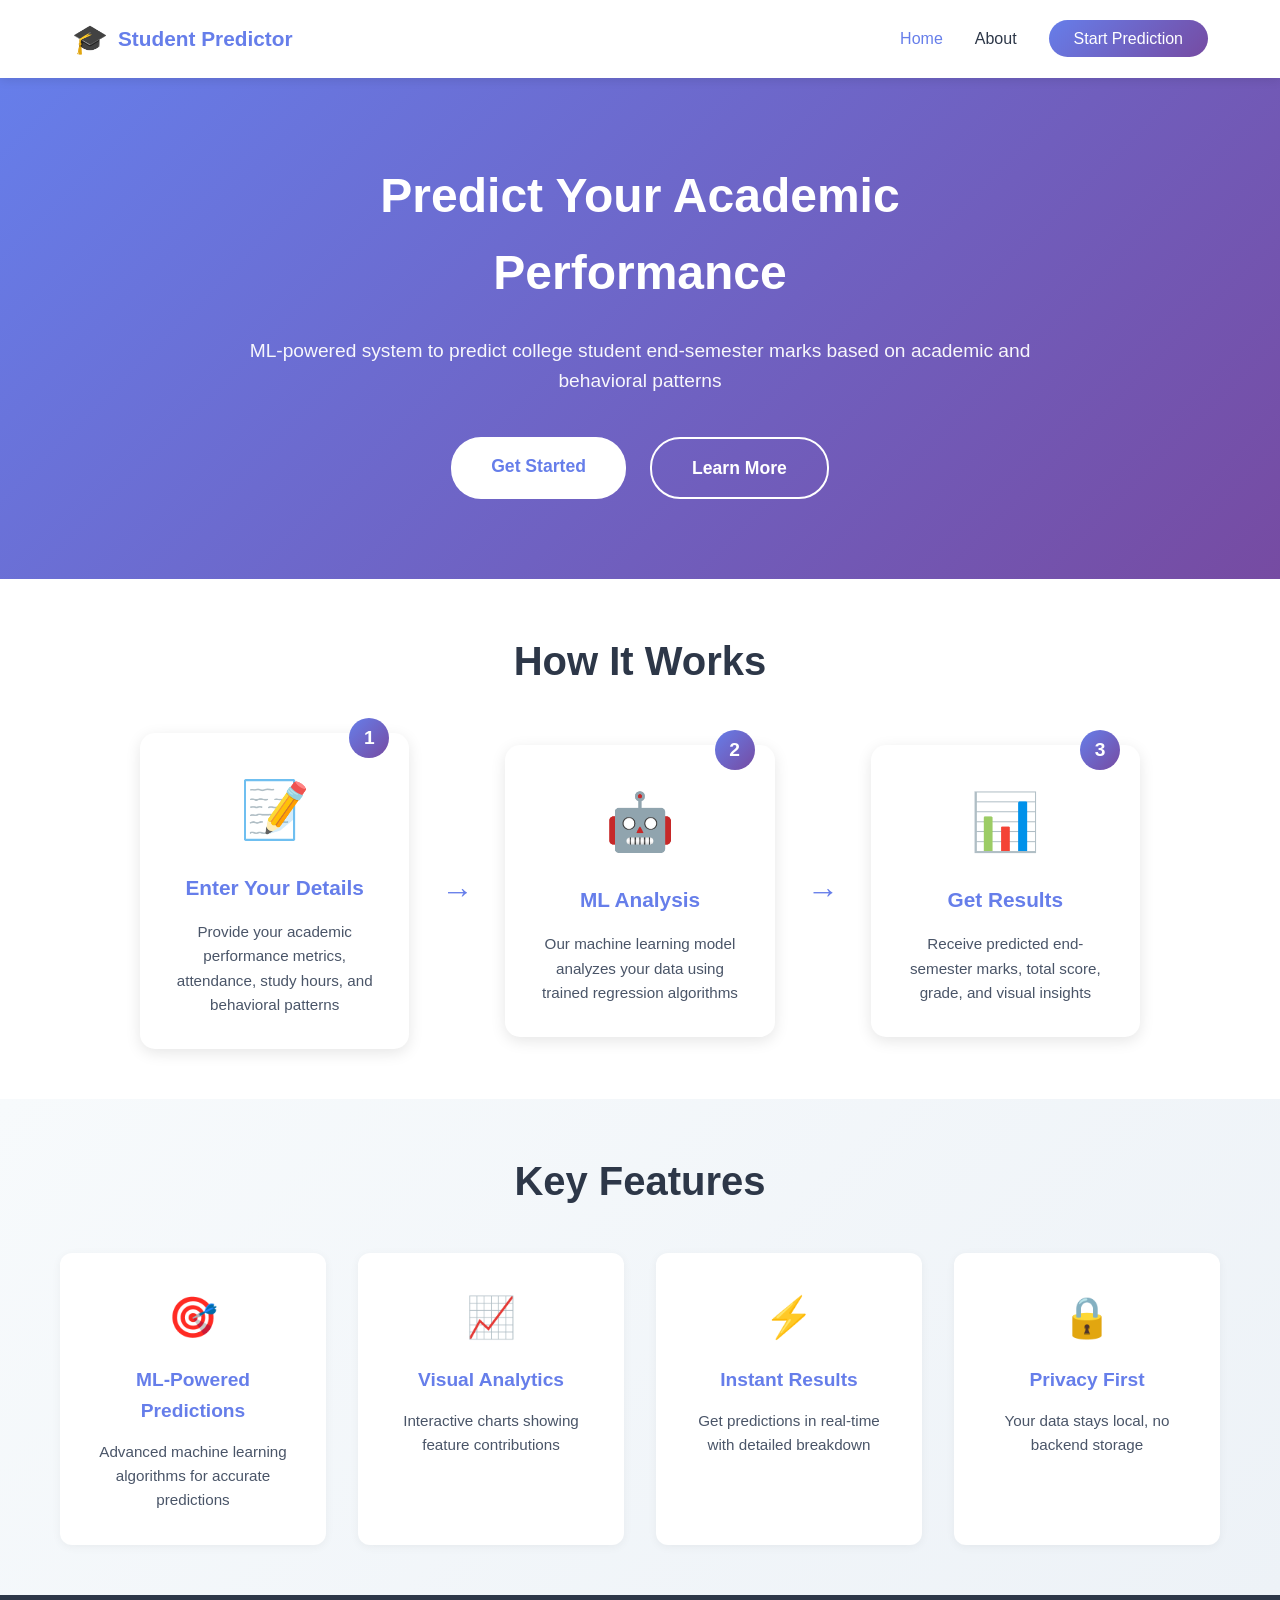
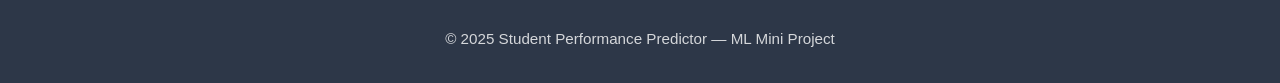
<file: html/index.html>
<!DOCTYPE html>
<html lang="en">
<head>
    <meta charset="UTF-8">
    <meta name="viewport" content="width=device-width, initial-scale=1.0">
    <title>Student Performance Predictor - Home</title>
    <link rel="stylesheet" href="../css/style_home.css">
</head>
<body>
    <nav class="navbar">
        <div class="nav-container">
            <div class="logo">
                <span class="logo-icon">🎓</span>
                <span class="logo-text">Student Predictor</span>
            </div>
            <div class="mobile-toggle" onclick="toggleMobileMenu()">
                <span></span>
                <span></span>
                <span></span>
            </div>
            <ul class="nav-links" id="navLinks">
                <li><a href="index.html" class="active">Home</a></li>
                <li><a href="about.html">About</a></li>
                <li><a href="predict.html" class="btn-nav-predict">Start Prediction</a></li>
            </ul>
        </div>
    </nav>

    <section class="hero">
        <div class="hero-content">
            <h1 class="hero-title">Predict Your Academic Performance</h1>
            <p class="hero-subtitle">
                ML-powered system to predict college student end-semester marks
                based on academic and behavioral patterns
            </p>
            <div class="hero-buttons">
                <a href="predict.html" class="btn-primary">Get Started</a>
                <a href="about.html" class="btn-secondary">Learn More</a>
            </div>
        </div>
    </section>

    <section class="how-it-works">
        <div class="container">
            <h2 class="section-title">How It Works</h2>
            <div class="steps-container">
                <div class="step-card">
                    <div class="step-number">1</div>
                    <div class="step-icon">📝</div>
                    <h3>Enter Your Details</h3>
                    <p>Provide your academic performance metrics, attendance, study hours, and behavioral patterns</p>
                </div>
                <div class="step-arrow">→</div>
                <div class="step-card">
                    <div class="step-number">2</div>
                    <div class="step-icon">🤖</div>
                    <h3>ML Analysis</h3>
                    <p>Our machine learning model analyzes your data using trained regression algorithms</p>
                </div>
                <div class="step-arrow">→</div>
                <div class="step-card">
                    <div class="step-number">3</div>
                    <div class="step-icon">📊</div>
                    <h3>Get Results</h3>
                    <p>Receive predicted end-semester marks, total score, grade, and visual insights</p>
                </div>
            </div>
        </div>
    </section>

    <section class="features">
        <div class="container">
            <h2 class="section-title">Key Features</h2>
            <div class="features-grid">
                <div class="feature-item">
                    <div class="feature-icon-small">🎯</div>
                    <h4>ML-Powered Predictions</h4>
                    <p>Advanced machine learning algorithms for accurate predictions</p>
                </div>
                <div class="feature-item">
                    <div class="feature-icon-small">📈</div>
                    <h4>Visual Analytics</h4>
                    <p>Interactive charts showing feature contributions</p>
                </div>
                <div class="feature-item">
                    <div class="feature-icon-small">⚡</div>
                    <h4>Instant Results</h4>
                    <p>Get predictions in real-time with detailed breakdown</p>
                </div>
                <div class="feature-item">
                    <div class="feature-icon-small">🔒</div>
                    <h4>Privacy First</h4>
                    <p>Your data stays local, no backend storage</p>
                </div>
            </div>
        </div>
    </section>

    <footer class="footer">
        <div class="container">
            <p>&copy; 2025 Student Performance Predictor &mdash; ML Mini Project</p>
        </div>
    </footer>

    <script src="../js/script_home.js"></script>
</body>
</html>
</file>
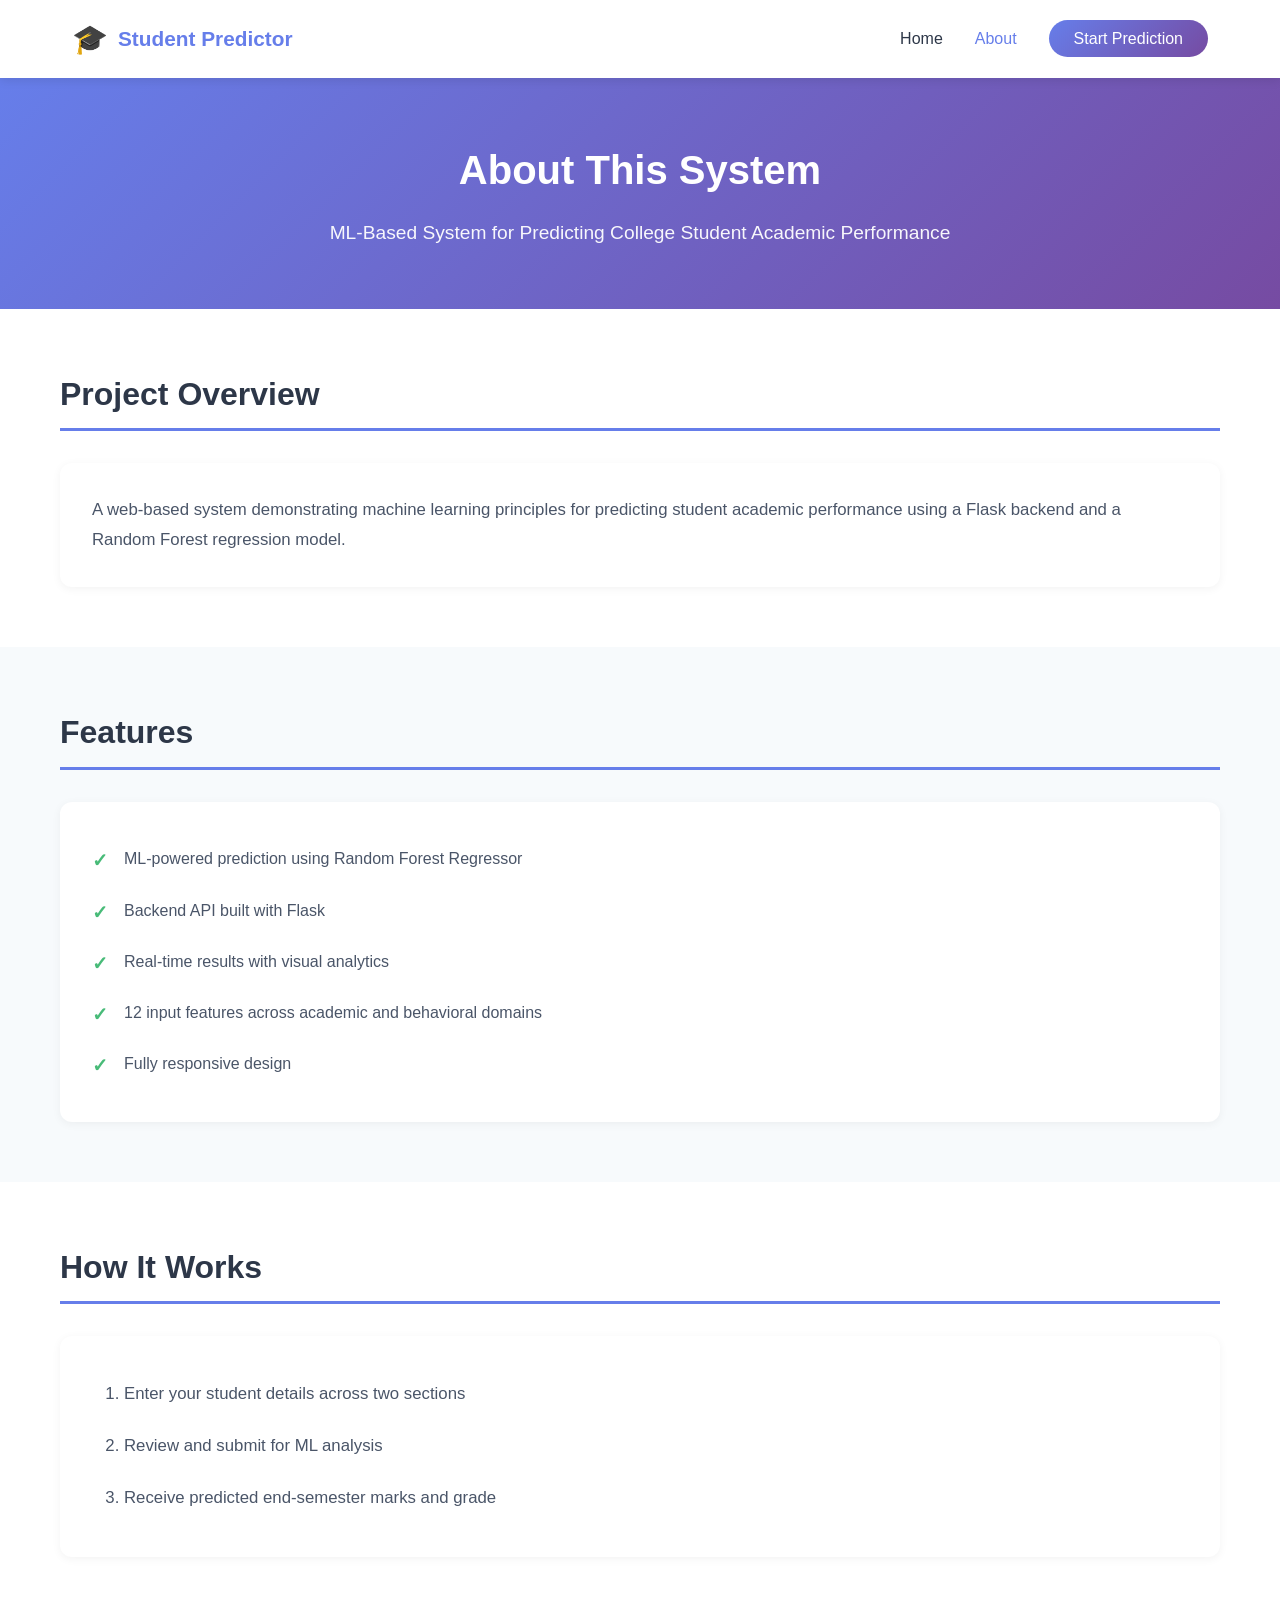
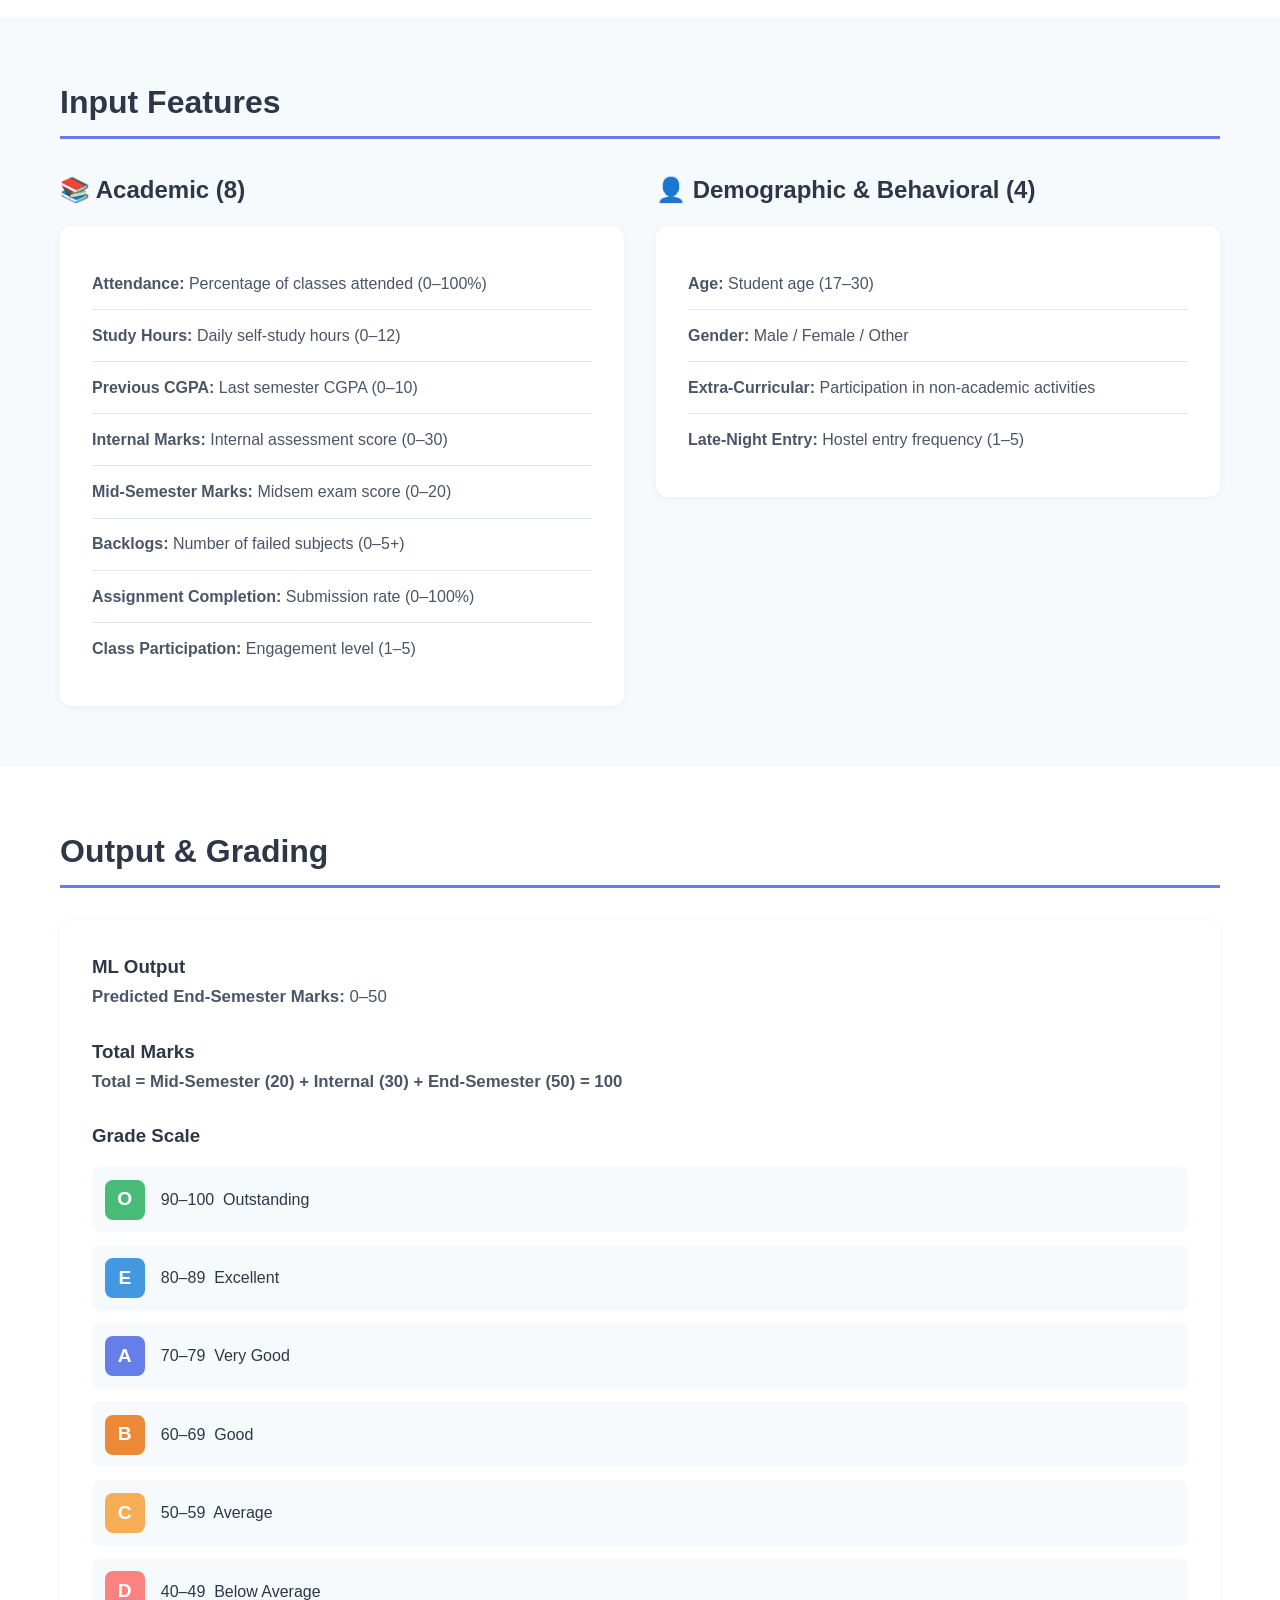
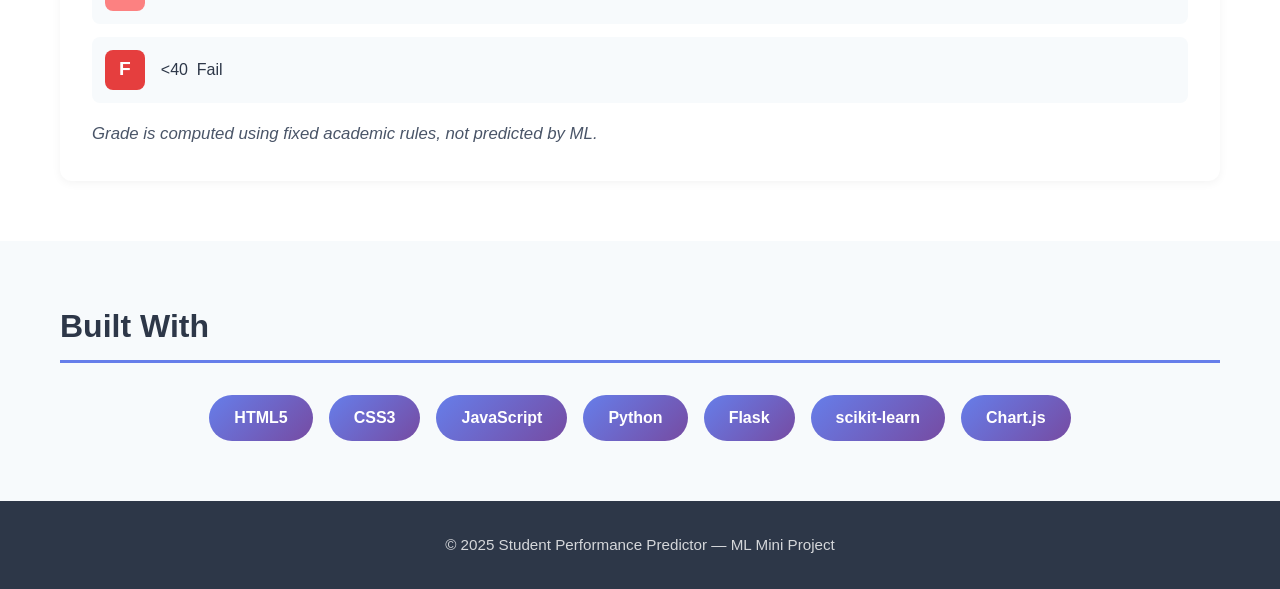
<file: html/about.html>
<!DOCTYPE html>
<html lang="en">
<head>
    <meta charset="UTF-8">
    <meta name="viewport" content="width=device-width, initial-scale=1.0">
    <title>About - Student Performance Predictor</title>
    <link rel="stylesheet" href="../css/style_home.css">
</head>
<body>
    <nav class="navbar">
        <div class="nav-container">
            <div class="logo">
                <span class="logo-icon">🎓</span>
                <span class="logo-text">Student Predictor</span>
            </div>
            <div class="mobile-toggle" onclick="toggleMobileMenu()">
                <span></span>
                <span></span>
                <span></span>
            </div>
            <ul class="nav-links" id="navLinks">
                <li><a href="index.html">Home</a></li>
                <li><a href="about.html" class="active">About</a></li>
                <li><a href="predict.html" class="btn-nav-predict">Start Prediction</a></li>
            </ul>
        </div>
    </nav>

    <section class="about-hero">
        <div class="container">
            <h1>About This System</h1>
            <p>ML-Based System for Predicting College Student Academic Performance</p>
        </div>
    </section>

    <section class="about-section">
        <div class="container">
            <h2>Project Overview</h2>
            <div class="about-card">
                <p>A web-based system demonstrating machine learning principles for predicting student
                    academic performance using a Flask backend and a Random Forest regression model.</p>
            </div>
        </div>
    </section>

    <section class="about-section">
        <div class="container">
            <h2>Features</h2>
            <div class="about-card">
                <ul class="features-list-simple">
                    <li>ML-powered prediction using Random Forest Regressor</li>
                    <li>Backend API built with Flask</li>
                    <li>Real-time results with visual analytics</li>
                    <li>12 input features across academic and behavioral domains</li>
                    <li>Fully responsive design</li>
                </ul>
            </div>
        </div>
    </section>

    <section class="about-section">
        <div class="container">
            <h2>How It Works</h2>
            <div class="about-card">
                <ol class="how-list">
                    <li>Enter your student details across two sections</li>
                    <li>Review and submit for ML analysis</li>
                    <li>Receive predicted end-semester marks and grade</li>
                </ol>
            </div>
        </div>
    </section>

    <section class="about-section">
        <div class="container">
            <h2>Input Features</h2>
            <div class="features-breakdown">
                <div class="feature-category">
                    <h3>📚 Academic (8)</h3>
                    <div class="about-card">
                        <ul>
                            <li><strong>Attendance:</strong> Percentage of classes attended (0–100%)</li>
                            <li><strong>Study Hours:</strong> Daily self-study hours (0–12)</li>
                            <li><strong>Previous CGPA:</strong> Last semester CGPA (0–10)</li>
                            <li><strong>Internal Marks:</strong> Internal assessment score (0–30)</li>
                            <li><strong>Mid-Semester Marks:</strong> Midsem exam score (0–20)</li>
                            <li><strong>Backlogs:</strong> Number of failed subjects (0–5+)</li>
                            <li><strong>Assignment Completion:</strong> Submission rate (0–100%)</li>
                            <li><strong>Class Participation:</strong> Engagement level (1–5)</li>
                        </ul>
                    </div>
                </div>
                <div class="feature-category">
                    <h3>👤 Demographic & Behavioral (4)</h3>
                    <div class="about-card">
                        <ul>
                            <li><strong>Age:</strong> Student age (17–30)</li>
                            <li><strong>Gender:</strong> Male / Female / Other</li>
                            <li><strong>Extra-Curricular:</strong> Participation in non-academic activities</li>
                            <li><strong>Late-Night Entry:</strong> Hostel entry frequency (1–5)</li>
                        </ul>
                    </div>
                </div>
            </div>
        </div>
    </section>

    <section class="about-section">
        <div class="container">
            <h2>Output & Grading</h2>
            <div class="about-card">
                <h3>ML Output</h3>
                <p><strong>Predicted End-Semester Marks:</strong> 0–50</p>

                <h3 style="margin-top: 1.5rem;">Total Marks</h3>
                <p><strong>Total = Mid-Semester (20) + Internal (30) + End-Semester (50) = 100</strong></p>

                <h3 style="margin-top: 1.5rem;">Grade Scale</h3>
                <div class="grade-table">
                    <div class="grade-row"><span class="grade-badge-small grade-O">O</span> 90–100 &nbsp;Outstanding</div>
                    <div class="grade-row"><span class="grade-badge-small grade-E">E</span> 80–89 &nbsp;Excellent</div>
                    <div class="grade-row"><span class="grade-badge-small grade-A">A</span> 70–79 &nbsp;Very Good</div>
                    <div class="grade-row"><span class="grade-badge-small grade-B">B</span> 60–69 &nbsp;Good</div>
                    <div class="grade-row"><span class="grade-badge-small grade-C">C</span> 50–59 &nbsp;Average</div>
                    <div class="grade-row"><span class="grade-badge-small grade-D">D</span> 40–49 &nbsp;Below Average</div>
                    <div class="grade-row"><span class="grade-badge-small grade-F">F</span> &lt;40 &nbsp;Fail</div>
                </div>
                <p style="margin-top: 1rem;"><em>Grade is computed using fixed academic rules, not predicted by ML.</em></p>
            </div>
        </div>
    </section>

    <section class="about-section">
        <div class="container">
            <h2>Built With</h2>
            <div class="tech-badges">
                <span class="tech-badge-new">HTML5</span>
                <span class="tech-badge-new">CSS3</span>
                <span class="tech-badge-new">JavaScript</span>
                <span class="tech-badge-new">Python</span>
                <span class="tech-badge-new">Flask</span>
                <span class="tech-badge-new">scikit-learn</span>
                <span class="tech-badge-new">Chart.js</span>
            </div>
        </div>
    </section>

    <footer class="footer">
        <div class="container">
            <p>&copy; 2025 Student Performance Predictor &mdash; ML Mini Project</p>
        </div>
    </footer>

    <script src="../js/script_home.js"></script>
</body>
</html>
</file>
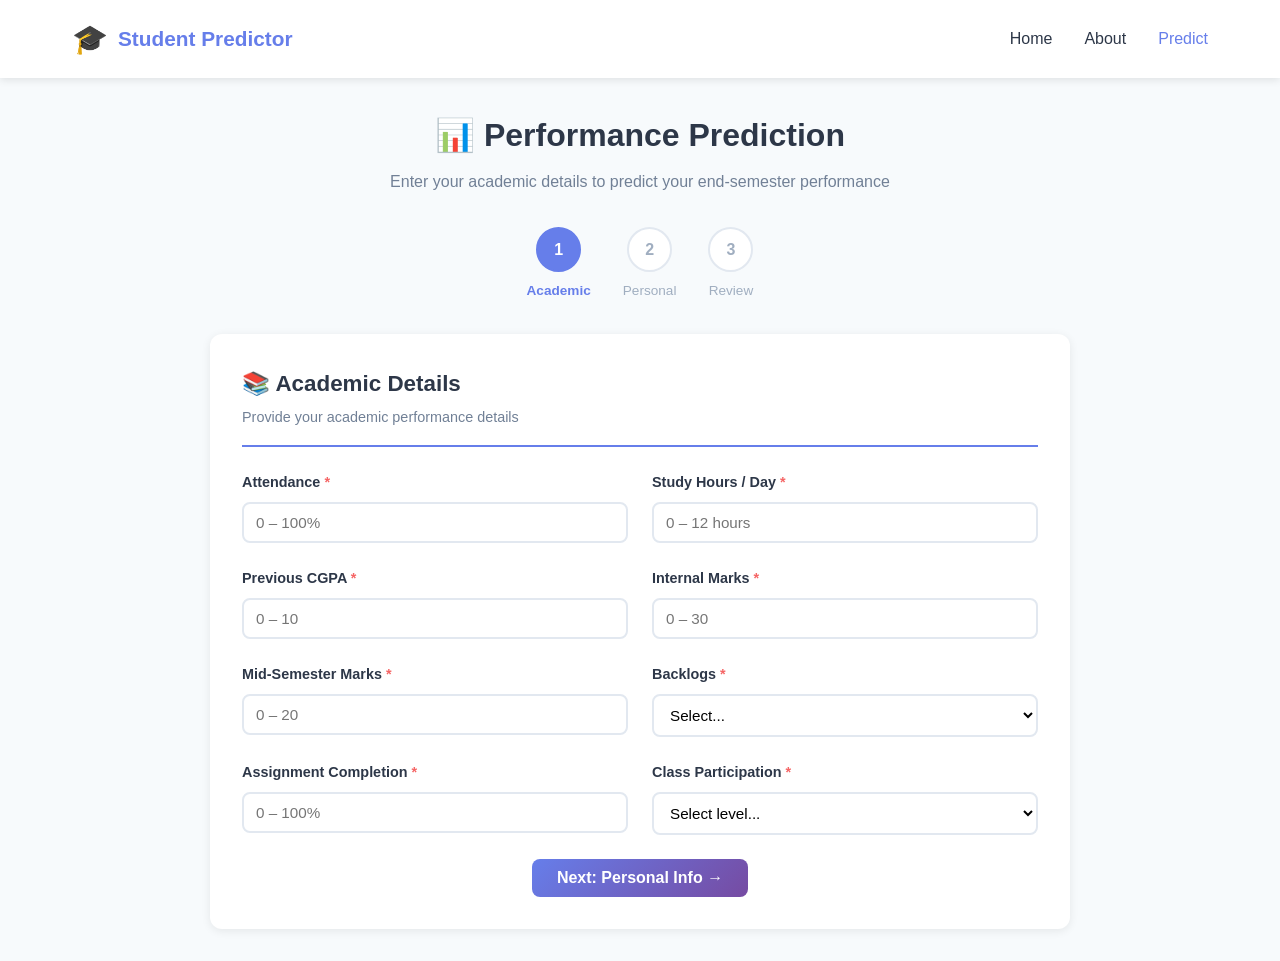
<file: html/predict.html>
<!DOCTYPE html>
<html lang="en">
<head>
    <meta charset="UTF-8">
    <meta name="viewport" content="width=device-width, initial-scale=1.0">
    <title>Predict - Student Performance Predictor</title>
    <link rel="stylesheet" href="../css/style_predict.css">
</head>
<body>
    <nav class="navbar">
        <div class="nav-container">
            <div class="logo">
                <span class="logo-icon">🎓</span>
                <span class="logo-text">Student Predictor</span>
            </div>
            <div class="mobile-toggle" onclick="toggleMobileMenu()">
                <span></span>
                <span></span>
                <span></span>
            </div>
            <ul class="nav-links" id="navLinks">
                <li><a href="index.html">Home</a></li>
                <li><a href="about.html">About</a></li>
                <li><a href="predict.html" class="active">Predict</a></li>
            </ul>
        </div>
    </nav>

    <div class="container">
        <div class="page-header">
            <h1>📊 Performance Prediction</h1>
            <p>Enter your academic details to predict your end-semester performance</p>
        </div>

        <div class="progress-steps">
            <div class="step active" data-step="1">
                <div class="step-number">1</div>
                <div class="step-label">Academic</div>
            </div>
            <div class="step" data-step="2">
                <div class="step-number">2</div>
                <div class="step-label">Personal</div>
            </div>
            <div class="step" data-step="3">
                <div class="step-number">3</div>
                <div class="step-label">Review</div>
            </div>
        </div>

        <form id="predictionForm">
            <div class="form-section active" id="section1">
                <div class="section-header">
                    <h2>📚 Academic Details</h2>
                    <p>Provide your academic performance details</p>
                </div>
                <div class="form-grid">
                    <div class="form-group">
                        <label for="attendance">Attendance <span class="required">*</span></label>
                        <input type="number" id="attendance" name="attendance"
                               min="0" max="100" step="0.01" required placeholder="0 – 100%">
                    </div>
                    <div class="form-group">
                        <label for="study_hours">Study Hours / Day <span class="required">*</span></label>
                        <input type="number" id="study_hours" name="study_hours"
                               min="0" max="12" step="0.1" required placeholder="0 – 12 hours">
                    </div>
                    <div class="form-group">
                        <label for="previous_cgpa">Previous CGPA <span class="required">*</span></label>
                        <input type="number" id="previous_cgpa" name="previous_cgpa"
                               min="0" max="10" step="0.01" required placeholder="0 – 10">
                    </div>
                    <div class="form-group">
                        <label for="internal_marks">Internal Marks <span class="required">*</span></label>
                        <input type="number" id="internal_marks" name="internal_marks"
                               min="0" max="30" step="0.1" required placeholder="0 – 30">
                    </div>
                    <div class="form-group">
                        <label for="midsem_marks">Mid-Semester Marks <span class="required">*</span></label>
                        <input type="number" id="midsem_marks" name="midsem_marks"
                               min="0" max="20" step="0.1" required placeholder="0 – 20">
                    </div>
                    <div class="form-group">
                        <label for="backlogs">Backlogs <span class="required">*</span></label>
                        <select id="backlogs" name="backlogs" required>
                            <option value="">Select...</option>
                            <option value="0">0 – None</option>
                            <option value="1">1</option>
                            <option value="2">2</option>
                            <option value="3">3</option>
                            <option value="4">4</option>
                            <option value="5">5+</option>
                        </select>
                    </div>
                    <div class="form-group">
                        <label for="assignment_completion">Assignment Completion <span class="required">*</span></label>
                        <input type="number" id="assignment_completion" name="assignment_completion"
                               min="0" max="100" step="0.1" required placeholder="0 – 100%">
                    </div>
                    <div class="form-group">
                        <label for="class_participation">Class Participation <span class="required">*</span></label>
                        <select id="class_participation" name="class_participation" required>
                            <option value="">Select level...</option>
                            <option value="1">1 – Very Low</option>
                            <option value="2">2 – Low</option>
                            <option value="3">3 – Medium</option>
                            <option value="4">4 – High</option>
                            <option value="5">5 – Excellent</option>
                        </select>
                    </div>
                </div>
                <div class="section-buttons">
                    <button type="button" class="btn-next" onclick="nextSection(2)">Next: Personal Info →</button>
                </div>
            </div>

            <div class="form-section" id="section2">
                <div class="section-header">
                    <h2>👤 Personal & Behavioral Details</h2>
                    <p>Provide demographic and behavioral details</p>
                </div>
                <div class="form-grid">
                    <div class="form-group">
                        <label for="age">Age <span class="required">*</span></label>
                        <input type="number" id="age" name="age"
                               min="17" max="30" required placeholder="17 – 30">
                    </div>
                    <div class="form-group">
                        <label for="sex">Gender <span class="required">*</span></label>
                        <select id="sex" name="sex" required>
                            <option value="">Select...</option>
                            <option value="Male">Male</option>
                            <option value="Female">Female</option>
                            <option value="Other">Other</option>
                        </select>
                    </div>
                    <div class="form-group">
                        <label for="extra_curricular">Extra-Curricular Activities <span class="required">*</span></label>
                        <select id="extra_curricular" name="extra_curricular" required>
                            <option value="">Select...</option>
                            <option value="Yes">Yes – Active participant</option>
                            <option value="No">No – Not involved</option>
                        </select>
                    </div>
                    <div class="form-group">
                        <label for="late_night_entry">Late-Night Hostel Entry <span class="required">*</span></label>
                        <select id="late_night_entry" name="late_night_entry" required>
                            <option value="">Select frequency...</option>
                            <option value="1">1 – Never</option>
                            <option value="2">2 – Rarely</option>
                            <option value="3">3 – Sometimes</option>
                            <option value="4">4 – Often</option>
                            <option value="5">5 – Very Frequent</option>
                        </select>
                    </div>
                </div>
                <div class="section-buttons">
                    <button type="button" class="btn-prev" onclick="prevSection(1)">← Previous</button>
                    <button type="button" class="btn-next" onclick="nextSection(3)">Next: Review →</button>
                </div>
            </div>

            <div class="form-section" id="section3">
                <div class="section-header">
                    <h2>✅ Review Your Information</h2>
                    <p>Verify all details before submitting</p>
                </div>
                <div class="review-container" id="reviewData"></div>
                <div class="section-buttons">
                    <button type="button" class="btn-prev" onclick="prevSection(2)">← Previous</button>
                    <button type="submit" class="btn-predict">🔮 Predict Performance</button>
                </div>
            </div>
        </form>

        <div class="loading" id="loading">
            <div class="spinner"></div>
            <p>Analyzing your data...</p>
        </div>
    </div>

    <script src="../js/script_predict.js"></script>
    <script>
        function toggleMobileMenu() {
            document.getElementById('navLinks').classList.toggle('active');
        }
    </script>
</body>
</html>
</file>
<file: css/style_home.css>
* {
    margin: 0;
    padding: 0;
    box-sizing: border-box;
}

:root {
    --primary: #667eea;
    --primary-dark: #5a67d8;
    --secondary: #764ba2;
    --success: #48bb78;
    --dark: #2d3748;
    --border: #e2e8f0;
    --text-gray: #4a5568;
}

body {
    font-family: 'Segoe UI', Tahoma, Geneva, Verdana, sans-serif;
    line-height: 1.6;
    color: var(--dark);
    overflow-x: hidden;
}

.container {
    max-width: 1200px;
    margin: 0 auto;
    padding: 0 20px;
}

.navbar {
    background: white;
    box-shadow: 0 2px 10px rgba(0, 0, 0, 0.1);
    position: sticky;
    top: 0;
    z-index: 1000;
}

.nav-container {
    max-width: 1200px;
    margin: 0 auto;
    padding: 1rem 2rem;
    display: flex;
    justify-content: space-between;
    align-items: center;
}

.logo {
    display: flex;
    align-items: center;
    gap: 10px;
    font-size: 1.3rem;
    font-weight: 700;
    color: var(--primary);
}

.logo-icon {
    font-size: 1.8rem;
}

.mobile-toggle {
    display: none;
    flex-direction: column;
    gap: 5px;
    cursor: pointer;
    padding: 5px;
}

.mobile-toggle span {
    width: 25px;
    height: 3px;
    background: var(--primary);
    border-radius: 3px;
    transition: all 0.3s;
}

.nav-links {
    display: flex;
    list-style: none;
    gap: 2rem;
    align-items: center;
}

.nav-links a {
    text-decoration: none;
    color: var(--dark);
    font-weight: 500;
    transition: color 0.3s;
    padding: 0.5rem 0;
}

.nav-links a:hover,
.nav-links a.active {
    color: var(--primary);
}

.btn-nav-predict {
    background: linear-gradient(135deg, var(--primary), var(--secondary)) !important;
    color: white !important;
    padding: 10px 25px !important;
    border-radius: 25px;
    transition: transform 0.3s;
}

.btn-nav-predict:hover {
    transform: translateY(-2px);
    box-shadow: 0 4px 12px rgba(102, 126, 234, 0.3);
}

.hero {
    background: linear-gradient(135deg, var(--primary) 0%, var(--secondary) 100%);
    color: white;
    padding: 80px 20px;
    text-align: center;
    min-height: 500px;
    display: flex;
    align-items: center;
    justify-content: center;
}

.hero-content {
    max-width: 800px;
}

.hero-title {
    font-size: 3rem;
    font-weight: 700;
    margin-bottom: 1.5rem;
    animation: fadeInUp 0.8s ease-out;
}

.hero-subtitle {
    font-size: 1.2rem;
    margin-bottom: 2.5rem;
    opacity: 0.95;
    animation: fadeInUp 0.8s ease-out 0.2s backwards;
}

.hero-buttons {
    display: flex;
    gap: 1.5rem;
    justify-content: center;
    flex-wrap: wrap;
    animation: fadeInUp 0.8s ease-out 0.4s backwards;
}

.btn-primary,
.btn-secondary {
    padding: 15px 40px;
    font-size: 1.1rem;
    font-weight: 600;
    border-radius: 30px;
    text-decoration: none;
    transition: all 0.3s;
    display: inline-block;
}

.btn-primary {
    background: white;
    color: var(--primary);
}

.btn-primary:hover {
    transform: translateY(-3px);
    box-shadow: 0 10px 30px rgba(255, 255, 255, 0.3);
}

.btn-secondary {
    background: transparent;
    color: white;
    border: 2px solid white;
}

.btn-secondary:hover {
    background: white;
    color: var(--primary);
}

@keyframes fadeInUp {
    from {
        opacity: 0;
        transform: translateY(30px);
    }
    to {
        opacity: 1;
        transform: translateY(0);
    }
}

.how-it-works {
    padding: 50px 20px;
    background: white;
}

.section-title {
    text-align: center;
    font-size: 2.5rem;
    margin-bottom: 2.5rem;
    color: var(--dark);
}

.steps-container {
    display: flex;
    justify-content: center;
    align-items: center;
    gap: 2rem;
    flex-wrap: wrap;
    max-width: 1000px;
    margin: 0 auto;
}

.step-card {
    background: white;
    padding: 2rem;
    border-radius: 15px;
    text-align: center;
    flex: 1;
    min-width: 250px;
    max-width: 280px;
    box-shadow: 0 4px 15px rgba(0, 0, 0, 0.1);
    transition: transform 0.3s, box-shadow 0.3s;
    position: relative;
}

.step-card:hover {
    transform: translateY(-10px);
    box-shadow: 0 8px 25px rgba(0, 0, 0, 0.15);
}

.step-number {
    position: absolute;
    top: -15px;
    right: 20px;
    width: 40px;
    height: 40px;
    background: linear-gradient(135deg, var(--primary), var(--secondary));
    color: white;
    border-radius: 50%;
    display: flex;
    align-items: center;
    justify-content: center;
    font-weight: 700;
    font-size: 1.2rem;
}

.step-icon {
    font-size: 3.5rem;
    margin-bottom: 1rem;
}

.step-card h3 {
    font-size: 1.3rem;
    margin-bottom: 1rem;
    color: var(--primary);
}

.step-card p {
    color: var(--text-gray);
    font-size: 0.95rem;
}

.step-arrow {
    font-size: 2rem;
    color: var(--primary);
    font-weight: 700;
}

.features {
    padding: 50px 20px;
    background: linear-gradient(135deg, #f7fafc 0%, #edf2f7 100%);
}

.features-grid {
    display: grid;
    grid-template-columns: repeat(auto-fit, minmax(250px, 1fr));
    gap: 2rem;
    margin-top: 2rem;
}

.feature-item {
    background: white;
    padding: 2rem;
    border-radius: 12px;
    text-align: center;
    transition: transform 0.3s, box-shadow 0.3s;
    box-shadow: 0 2px 10px rgba(0, 0, 0, 0.05);
}

.feature-item:hover {
    transform: translateY(-5px);
    box-shadow: 0 5px 20px rgba(0, 0, 0, 0.1);
}

.feature-icon-small {
    font-size: 2.5rem;
    margin-bottom: 1rem;
}

.feature-item h4 {
    font-size: 1.2rem;
    margin-bottom: 0.8rem;
    color: var(--primary);
}

.feature-item p {
    color: var(--text-gray);
    font-size: 0.95rem;
}

.footer {
    background: var(--dark);
    color: white;
    padding: 2rem 20px;
    text-align: center;
}

.footer p {
    color: rgba(255, 255, 255, 0.8);
    font-size: 0.95rem;
    margin: 0;
}

.about-hero {
    background: linear-gradient(135deg, var(--primary) 0%, var(--secondary) 100%);
    color: white;
    padding: 60px 20px;
    text-align: center;
}

.about-hero h1 {
    font-size: 2.5rem;
    margin-bottom: 1rem;
}

.about-hero p {
    font-size: 1.2rem;
    opacity: 0.95;
}

.about-section {
    padding: 60px 20px;
}

.about-section:nth-child(even) {
    background: #f7fafc;
}

.about-section h2 {
    font-size: 2rem;
    margin-bottom: 2rem;
    color: var(--dark);
    border-bottom: 3px solid var(--primary);
    padding-bottom: 0.5rem;
}

.about-card {
    background: white;
    padding: 2rem;
    border-radius: 12px;
    box-shadow: 0 2px 10px rgba(0, 0, 0, 0.05);
}

.about-card p {
    color: var(--text-gray);
    font-size: 1.05rem;
    line-height: 1.8;
}

.features-list-simple {
    list-style: none;
    padding: 0;
}

.features-list-simple li {
    padding: 0.8rem 0;
    padding-left: 2rem;
    position: relative;
    color: var(--text-gray);
}

.features-list-simple li:before {
    content: "✓";
    position: absolute;
    left: 0;
    color: var(--success);
    font-weight: 700;
    font-size: 1.2rem;
}

.how-list {
    padding-left: 2rem;
}

.how-list li {
    padding: 0.8rem 0;
    color: var(--text-gray);
    font-size: 1.05rem;
}

.features-breakdown {
    display: grid;
    grid-template-columns: repeat(auto-fit, minmax(300px, 1fr));
    gap: 2rem;
}

.feature-category h3 {
    font-size: 1.5rem;
    margin-bottom: 1rem;
    color: var(--dark);
}

.feature-category ul {
    list-style: none;
    padding: 0;
}

.feature-category li {
    padding: 0.8rem 0;
    color: var(--text-gray);
    border-bottom: 1px solid var(--border);
}

.feature-category li:last-child {
    border-bottom: none;
}

.grade-table {
    display: grid;
    gap: 0.8rem;
    margin-top: 1rem;
}

.grade-row {
    display: flex;
    align-items: center;
    gap: 1rem;
    padding: 0.8rem;
    background: #f7fafc;
    border-radius: 8px;
}

.grade-badge-small {
    width: 40px;
    height: 40px;
    display: flex;
    align-items: center;
    justify-content: center;
    border-radius: 8px;
    color: white;
    font-weight: 700;
    font-size: 1.2rem;
}

.grade-badge-small.grade-O { background: #48bb78; }
.grade-badge-small.grade-E { background: #4299e1; }
.grade-badge-small.grade-A { background: #667eea; }
.grade-badge-small.grade-B { background: #ed8936; }
.grade-badge-small.grade-C { background: #f6ad55; }
.grade-badge-small.grade-D { background: #fc8181; }
.grade-badge-small.grade-F { background: #e53e3e; }

.tech-badges {
    display: flex;
    flex-wrap: wrap;
    gap: 1rem;
    justify-content: center;
}

.tech-badge-new {
    background: linear-gradient(135deg, var(--primary), var(--secondary));
    color: white;
    padding: 10px 25px;
    border-radius: 25px;
    font-size: 1rem;
    font-weight: 600;
}

@media (max-width: 768px) {
    .mobile-toggle {
        display: flex;
    }

    .nav-links {
        position: absolute;
        top: 100%;
        left: 0;
        right: 0;
        background: white;
        flex-direction: column;
        gap: 0;
        padding: 1rem 0;
        box-shadow: 0 4px 10px rgba(0, 0, 0, 0.1);
        max-height: 0;
        overflow: hidden;
        transition: max-height 0.3s ease;
    }

    .nav-links.active {
        max-height: 400px;
    }

    .nav-links li {
        width: 100%;
        text-align: center;
        padding: 0.8rem 0;
        border-bottom: 1px solid var(--border);
    }

    .nav-links li:last-child {
        border-bottom: none;
    }

    .btn-nav-predict {
        display: inline-block !important;
        margin: 0.5rem 0;
    }

    .hero {
        padding: 60px 20px;
        min-height: 400px;
    }

    .hero-title {
        font-size: 2rem;
    }

    .hero-subtitle {
        font-size: 1rem;
    }

    .hero-buttons {
        flex-direction: column;
        align-items: center;
    }

    .btn-primary,
    .btn-secondary {
        width: 100%;
        max-width: 300px;
        text-align: center;
    }

    .step-arrow {
        display: none;
    }

    .steps-container {
        flex-direction: column;
    }

    .section-title {
        font-size: 1.8rem;
    }

    .how-it-works,
    .features {
        padding: 40px 20px;
    }

    .about-hero h1 {
        font-size: 1.8rem;
    }

    .about-hero p {
        font-size: 1rem;
    }

    .features-breakdown {
        grid-template-columns: 1fr;
    }
}

@media (max-width: 480px) {
    .hero-title {
        font-size: 1.5rem;
    }

    .section-title {
        font-size: 1.5rem;
    }

    .step-card {
        min-width: 100%;
    }
}
</file>
<file: css/style_predict.css>
* {
    margin: 0;
    padding: 0;
    box-sizing: border-box;
}

:root {
    --primary: #667eea;
    --primary-dark: #5a67d8;
    --secondary: #764ba2;
    --success: #48bb78;
    --danger: #f56565;
    --dark: #2d3748;
    --border: #e2e8f0;
}

body {
    font-family: 'Segoe UI', Tahoma, Geneva, Verdana, sans-serif;
    background: #f7fafc;
    min-height: 100vh;
    line-height: 1.6;
}

.navbar {
    background: white;
    box-shadow: 0 2px 8px rgba(0, 0, 0, 0.1);
    position: sticky;
    top: 0;
    z-index: 1000;
}

.nav-container {
    max-width: 1200px;
    margin: 0 auto;
    padding: 1rem 2rem;
    display: flex;
    justify-content: space-between;
    align-items: center;
}

.logo {
    display: flex;
    align-items: center;
    gap: 10px;
    font-size: 1.3rem;
    font-weight: 700;
    color: var(--primary);
}

.logo-icon {
    font-size: 1.8rem;
}

.mobile-toggle {
    display: none;
    flex-direction: column;
    gap: 5px;
    cursor: pointer;
}

.mobile-toggle span {
    width: 25px;
    height: 3px;
    background: var(--primary);
    border-radius: 3px;
}

.nav-links {
    display: flex;
    list-style: none;
    gap: 2rem;
    align-items: center;
}

.nav-links a {
    text-decoration: none;
    color: var(--dark);
    font-weight: 500;
    transition: color 0.3s;
}

.nav-links a:hover,
.nav-links a.active {
    color: var(--primary);
}

.container {
    max-width: 900px;
    margin: 2rem auto;
    padding: 0 20px;
}

.page-header {
    text-align: center;
    margin-bottom: 2rem;
}

.page-header h1 {
    font-size: 2rem;
    color: var(--dark);
    margin-bottom: 0.5rem;
}

.page-header p {
    font-size: 1rem;
    color: #718096;
}

.progress-steps {
    display: flex;
    justify-content: center;
    align-items: center;
    margin-bottom: 2rem;
    gap: 2rem;
}

.step {
    display: flex;
    flex-direction: column;
    align-items: center;
    gap: 0.5rem;
}

.step-number {
    width: 45px;
    height: 45px;
    border-radius: 50%;
    background: white;
    border: 2px solid var(--border);
    display: flex;
    align-items: center;
    justify-content: center;
    font-weight: 700;
    color: #a0aec0;
    transition: all 0.3s;
}

.step.active .step-number {
    background: var(--primary);
    border-color: var(--primary);
    color: white;
}

.step-label {
    font-size: 0.85rem;
    color: #a0aec0;
    font-weight: 500;
}

.step.active .step-label {
    color: var(--primary);
    font-weight: 600;
}

.form-section {
    display: none;
    background: white;
    padding: 2rem;
    border-radius: 12px;
    box-shadow: 0 2px 10px rgba(0, 0, 0, 0.08);
}

.form-section.active {
    display: block;
    animation: fadeIn 0.4s ease-out;
}

@keyframes fadeIn {
    from {
        opacity: 0;
        transform: translateY(10px);
    }
    to {
        opacity: 1;
        transform: translateY(0);
    }
}

.section-header {
    margin-bottom: 1.5rem;
    padding-bottom: 1rem;
    border-bottom: 2px solid var(--primary);
}

.section-header h2 {
    font-size: 1.4rem;
    color: var(--dark);
    margin-bottom: 0.3rem;
}

.section-header p {
    color: #718096;
    font-size: 0.9rem;
}

.form-grid {
    display: grid;
    grid-template-columns: repeat(auto-fit, minmax(250px, 1fr));
    gap: 1.5rem;
    margin-bottom: 1.5rem;
}

.form-group {
    display: flex;
    flex-direction: column;
}

.form-group label {
    font-weight: 600;
    margin-bottom: 0.5rem;
    color: var(--dark);
    font-size: 0.9rem;
}

.required {
    color: var(--danger);
}

input,
select {
    padding: 10px 12px;
    border: 2px solid var(--border);
    border-radius: 8px;
    font-size: 0.95rem;
    transition: all 0.3s;
    background: white;
}

input:focus,
select:focus {
    outline: none;
    border-color: var(--primary);
    box-shadow: 0 0 0 3px rgba(102, 126, 234, 0.1);
}

input:invalid:not(:placeholder-shown) {
    border-color: var(--danger);
}

.section-buttons {
    display: flex;
    gap: 1rem;
    justify-content: center;
    margin-top: 1.5rem;
}

.btn-prev,
.btn-next,
.btn-predict {
    padding: 10px 25px;
    font-size: 1rem;
    font-weight: 600;
    border: none;
    border-radius: 8px;
    cursor: pointer;
    transition: all 0.3s;
}

.btn-prev {
    background: #e2e8f0;
    color: var(--dark);
}

.btn-prev:hover {
    background: #cbd5e0;
}

.btn-next,
.btn-predict {
    background: linear-gradient(135deg, var(--primary), var(--secondary));
    color: white;
}

.btn-next:hover,
.btn-predict:hover {
    transform: translateY(-2px);
    box-shadow: 0 4px 12px rgba(102, 126, 234, 0.3);
}

.btn-predict {
    padding: 12px 35px;
    font-size: 1.1rem;
}

.review-container {
    background: #f7fafc;
    padding: 1.5rem;
    border-radius: 8px;
    margin-bottom: 1.5rem;
}

.review-section {
    margin-bottom: 1.5rem;
}

.review-section:last-child {
    margin-bottom: 0;
}

.review-section h3 {
    font-size: 1.1rem;
    color: var(--primary);
    margin-bottom: 1rem;
}

.review-grid {
    display: grid;
    grid-template-columns: repeat(auto-fill, minmax(180px, 1fr));
    gap: 1rem;
}

.review-item {
    background: white;
    padding: 0.8rem;
    border-radius: 6px;
    border-left: 3px solid var(--primary);
}

.review-label {
    font-size: 0.8rem;
    color: #718096;
    margin-bottom: 0.2rem;
}

.review-value {
    font-size: 1rem;
    font-weight: 600;
    color: var(--dark);
}

.loading {
    display: none;
    text-align: center;
    padding: 2rem;
    background: white;
    border-radius: 12px;
    margin-top: 1.5rem;
}

.loading.show {
    display: block;
}

.spinner {
    border: 4px solid #f3f3f3;
    border-top: 4px solid var(--primary);
    border-radius: 50%;
    width: 50px;
    height: 50px;
    animation: spin 1s linear infinite;
    margin: 0 auto 1rem;
}

@keyframes spin {
    from { transform: rotate(0deg); }
    to { transform: rotate(360deg); }
}

.popup-overlay {
    display: none;
    position: fixed;
    top: 0;
    left: 0;
    right: 0;
    bottom: 0;
    background: rgba(0, 0, 0, 0.5);
    z-index: 2000;
    align-items: center;
    justify-content: center;
}

.popup-overlay.show {
    display: flex;
}

.popup-content {
    background: white;
    padding: 2rem;
    border-radius: 12px;
    max-width: 400px;
    text-align: center;
    box-shadow: 0 10px 40px rgba(0, 0, 0, 0.3);
}

.popup-content h3 {
    color: var(--danger);
    margin-bottom: 1rem;
}

.popup-content p {
    color: var(--dark);
    margin-bottom: 1.5rem;
}

.popup-btn {
    background: var(--primary);
    color: white;
    padding: 10px 30px;
    border: none;
    border-radius: 8px;
    cursor: pointer;
    font-size: 1rem;
    font-weight: 600;
}

.popup-btn:hover {
    background: var(--primary-dark);
}

@media (max-width: 768px) {
    .mobile-toggle {
        display: flex;
    }

    .nav-links {
        position: absolute;
        top: 100%;
        left: 0;
        right: 0;
        background: white;
        flex-direction: column;
        gap: 0;
        padding: 1rem 0;
        box-shadow: 0 4px 10px rgba(0, 0, 0, 0.1);
        max-height: 0;
        overflow: hidden;
        transition: max-height 0.3s ease;
    }

    .nav-links.active {
        max-height: 400px;
    }

    .nav-links li {
        width: 100%;
        text-align: center;
        padding: 0.8rem 0;
        border-bottom: 1px solid var(--border);
    }

    .container {
        padding: 0 15px;
    }

    .form-section {
        padding: 1.5rem;
    }

    .form-grid {
        grid-template-columns: 1fr;
    }

    .progress-steps {
        gap: 1rem;
        font-size: 0.85rem;
    }

    .step-number {
        width: 40px;
        height: 40px;
    }

    .section-buttons {
        flex-direction: column;
    }

    .btn-prev,
    .btn-next,
    .btn-predict {
        width: 100%;
    }

    .page-header h1 {
        font-size: 1.6rem;
    }
}
</file>
